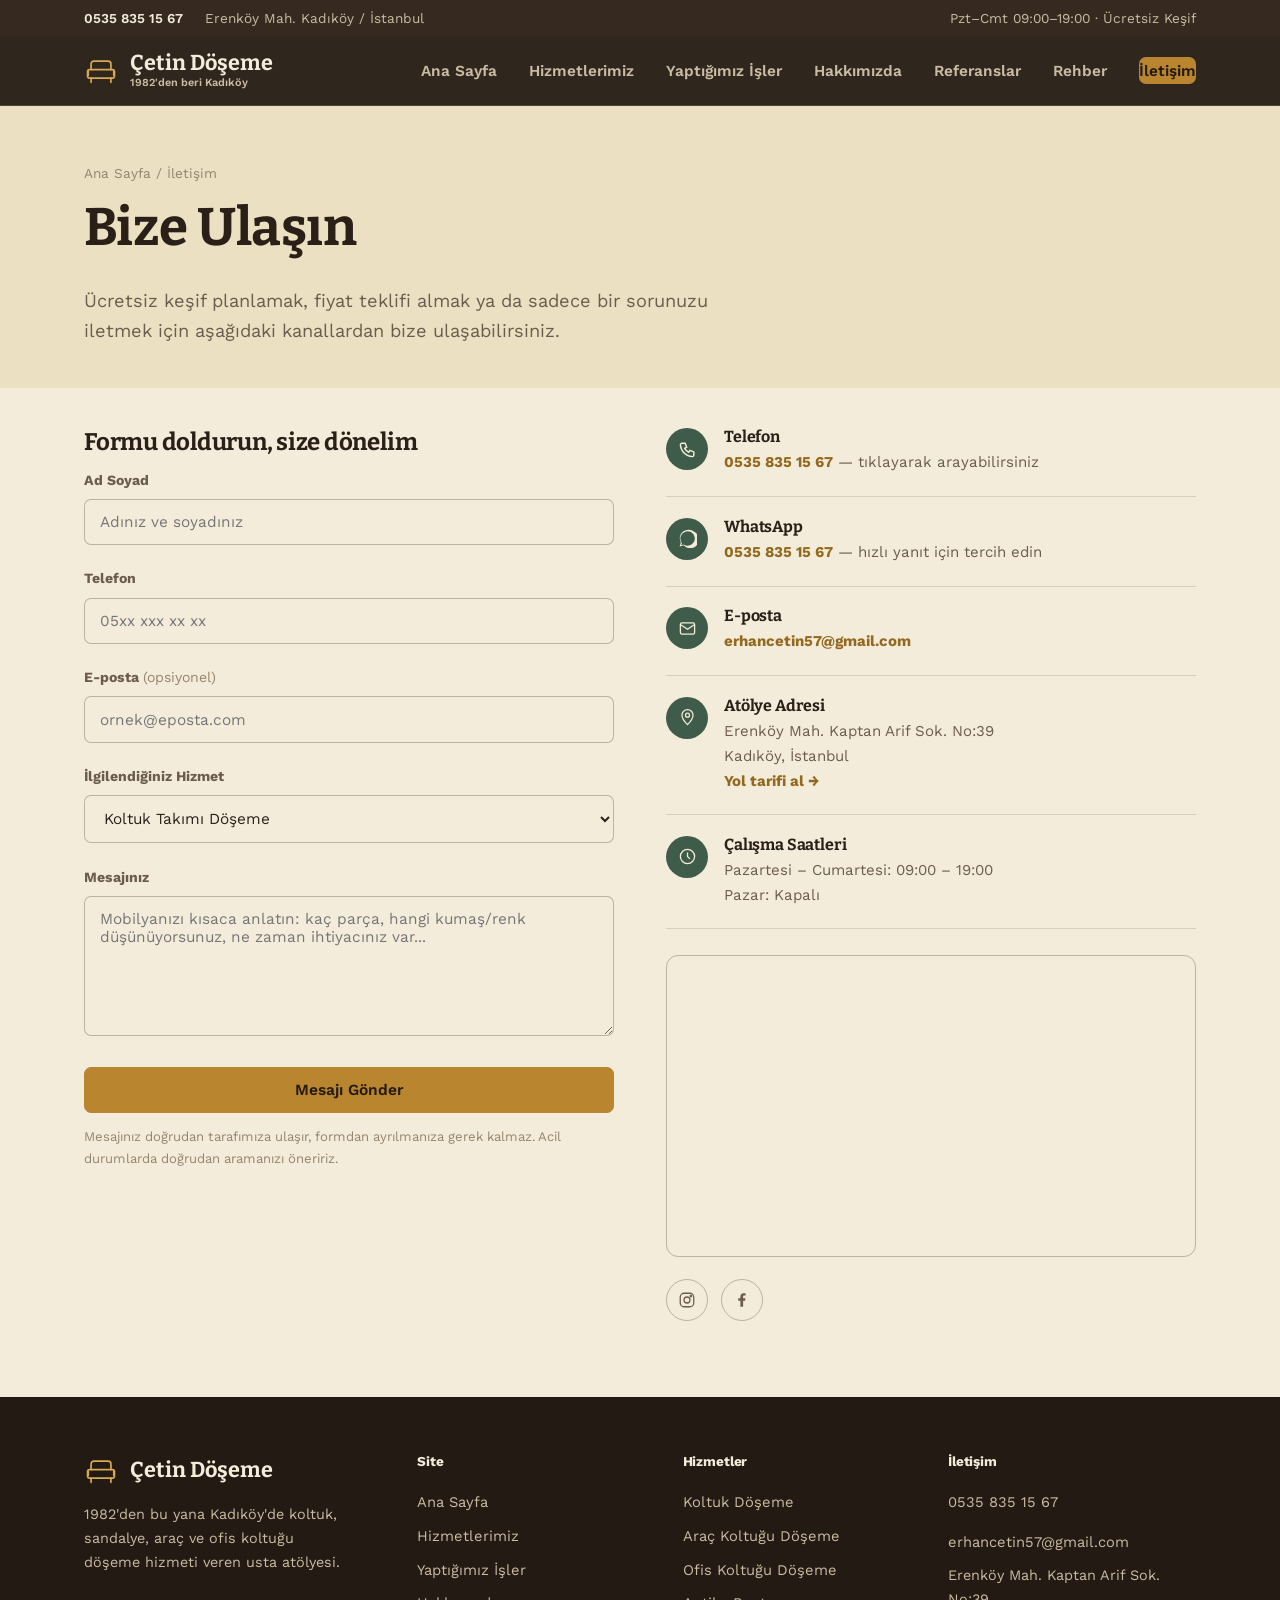
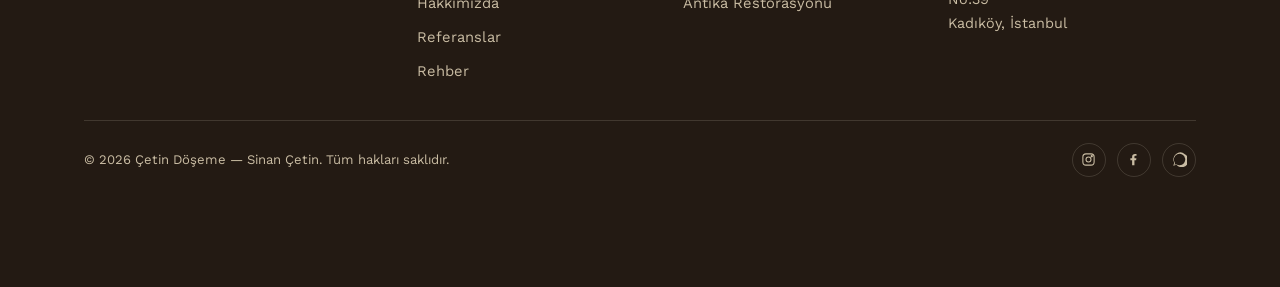
<file: iletisim.html>
<!DOCTYPE html>
<html lang="tr">
<head>
<meta charset="UTF-8">
<meta name="viewport" content="width=device-width, initial-scale=1.0">
<title>İletişim | Çetin Döşeme Kadıköy — Ücretsiz Keşif İçin Arayın</title>
<meta name="description" content="Çetin Döşeme ile iletişime geçin: 0535 835 15 67, Erenköy Mah. Kaptan Arif Sok. No:39 Kadıköy/İstanbul. Ücretsiz keşif için hemen arayın veya form doldurun.">
<link rel="canonical" href="https://www.cetindoseme.com/iletisim.html">
<meta property="og:title" content="İletişim — Çetin Döşeme">
<meta property="og:description" content="Kadıköy Erenköy'deki atölyemizle iletişime geçin, ücretsiz keşif planlayın.">
<meta property="og:type" content="website">
<meta name="robots" content="index, follow">
<link rel="icon" type="image/svg+xml" href="favicon.svg">
<link rel="stylesheet" href="style.css">
<script type="application/ld+json">
{
  "@context": "https://schema.org",
  "@type": "HomeAndConstructionBusiness",
  "name": "Çetin Döşeme",
  "telephone": "+905358351567",
  "email": "erhancetin57@gmail.com",
  "address": {
    "@type": "PostalAddress",
    "streetAddress": "Erenköy Mah. Kaptan Arif Sok. No:39",
    "addressLocality": "Kadıköy",
    "addressRegion": "İstanbul",
    "addressCountry": "TR"
  },
  "openingHoursSpecification": {
    "@type": "OpeningHoursSpecification",
    "dayOfWeek": ["Monday","Tuesday","Wednesday","Thursday","Friday","Saturday"],
    "opens": "09:00",
    "closes": "19:00"
  }
}
</script>
</head>
<body>

<div class="topbar">
  <div class="container">
    <div class="topbar-links">
      <a href="tel:+905358351567">0535 835 15 67</a>
      <span>Erenköy Mah. Kadıköy / İstanbul</span>
    </div>
    <div class="topbar-links"><span>Pzt–Cmt 09:00–19:00 · Ücretsiz Keşif</span></div>
  </div>
</div>

<header class="site-header">
  <nav class="nav">
    <a href="index.html" class="brand">
      <svg class="brand-mark" viewBox="0 0 48 48" fill="none"><path d="M10 22V14a4 4 0 0 1 4-4h20a4 4 0 0 1 4 4v8" stroke="currentColor" stroke-width="2.4" stroke-linecap="round"/><path d="M8 22h32a3 3 0 0 1 3 3v6a3 3 0 0 1-3 3H8a3 3 0 0 1-3-3v-6a3 3 0 0 1 3-3Z" stroke="currentColor" stroke-width="2.4"/><path d="M10 34v6M38 34v6" stroke="currentColor" stroke-width="2.4" stroke-linecap="round"/><path d="M6 24v6M42 24v6" stroke="currentColor" stroke-width="2.4" stroke-linecap="round"/></svg>
      <span class="brand-text">Çetin Döşeme<span class="est">1982'den beri Kadıköy</span></span>
    </a>
    <ul class="nav-links">
      <li><a href="index.html">Ana Sayfa</a></li>
      <li><a href="hizmetler.html">Hizmetlerimiz</a></li>
      <li><a href="isler.html">Yaptığımız İşler</a></li>
      <li><a href="hakkimizda.html">Hakkımızda</a></li>
      <li><a href="referanslar.html">Referanslar</a></li>
      <li><a href="blog.html">Rehber</a></li>
      <li><a href="iletisim.html" class="active nav-cta">İletişim</a></li>
    </ul>
    <button class="hamburger" aria-label="Menüyü Aç" aria-expanded="false"><span></span><span></span><span></span></button>
  </nav>
</header>
<div class="nav-overlay"></div>
<nav class="mobile-panel">
  <a href="index.html">Ana Sayfa</a>
  <a href="hizmetler.html">Hizmetlerimiz</a>
  <a href="isler.html">Yaptığımız İşler</a>
  <a href="hakkimizda.html">Hakkımızda</a>
  <a href="referanslar.html">Referanslar</a>
  <a href="blog.html">Rehber</a>
  <a href="iletisim.html" class="active">İletişim</a>
  <a href="tel:+905358351567" class="btn btn-primary">Hemen Ara: 0535 835 15 67</a>
</nav>

<section class="page-hero">
  <div class="container">
    <div class="breadcrumb"><a href="index.html">Ana Sayfa</a> / İletişim</div>
    <h1>Bize Ulaşın</h1>
    <p class="lead">Ücretsiz keşif planlamak, fiyat teklifi almak ya da sadece bir sorunuzu iletmek için aşağıdaki kanallardan bize ulaşabilirsiniz.</p>
  </div>
</section>

<section class="section" style="padding-top:40px;">
  <div class="container contact-grid">

    <!-- Form -->
    <div>
      <h2 style="font-size:1.5rem;">Formu doldurun, size dönelim</h2>
      <form id="contact-form" action="https://formspree.io/f/mjyvdqvo" method="POST" data-target-email="erhancetin57@gmail.com" novalidate>
        <div class="form-group">
          <label for="name">Ad Soyad</label>
          <input type="text" id="name" name="name" placeholder="Adınız ve soyadınız">
          <div class="form-error">Lütfen adınızı girin (en az 2 karakter).</div>
        </div>

        <div class="form-group">
          <label for="phone">Telefon</label>
          <input type="tel" id="phone" name="phone" placeholder="05xx xxx xx xx">
          <div class="form-error">Lütfen geçerli bir telefon numarası girin.</div>
        </div>

        <div class="form-group">
          <label for="email">E-posta <span style="font-weight:400; color:var(--ink-faint);">(opsiyonel)</span></label>
          <input type="email" id="email" name="email" placeholder="ornek@eposta.com">
          <div class="form-error">Lütfen geçerli bir e-posta adresi girin.</div>
        </div>

        <div class="form-group">
          <label for="service">İlgilendiğiniz Hizmet</label>
          <select id="service" name="service">
            <option value="Koltuk Takımı Döşeme">Koltuk Takımı Döşeme</option>
            <option value="Sandalye / Sehpa Döşeme">Sandalye / Sehpa Döşeme</option>
            <option value="Araç Koltuğu Döşeme">Araç Koltuğu Döşeme</option>
            <option value="Ofis Koltuğu Döşeme">Ofis Koltuğu Döşeme</option>
            <option value="Perde / Ev Tekstili">Perde / Ev Tekstili</option>
            <option value="Antika Restorasyonu">Antika Restorasyonu</option>
            <option value="Diğer / Emin Değilim">Diğer / Emin Değilim</option>
          </select>
        </div>

        <div class="form-group">
          <label for="message">Mesajınız</label>
          <textarea id="message" name="message" placeholder="Mobilyanızı kısaca anlatın: kaç parça, hangi kumaş/renk düşünüyorsunuz, ne zaman ihtiyacınız var..."></textarea>
          <div class="form-error">Mesajınız en az 10 karakter olmalı.</div>
        </div>

        <button type="submit" class="btn btn-primary btn-block">Mesajı Gönder</button>
        <p class="form-hint">Mesajınız doğrudan tarafımıza ulaşır, formdan ayrılmanıza gerek kalmaz. Acil durumlarda doğrudan aramanızı öneririz.</p>

        <div class="form-status"></div>
      </form>
    </div>

    <!-- Bilgi + Harita -->
    <div>
      <div class="contact-info-item">
        <div class="icon">
          <svg viewBox="0 0 24 24" fill="none" stroke="currentColor" stroke-width="1.8"><path d="M5 4h4l2 5-2.5 1.5a11 11 0 0 0 5 5L15 13l5 2v4a2 2 0 0 1-2 2A16 16 0 0 1 3 6a2 2 0 0 1 2-2Z"/></svg>
        </div>
        <div>
          <h4>Telefon</h4>
          <p><a class="value" href="tel:+905358351567">0535 835 15 67</a> — tıklayarak arayabilirsiniz</p>
        </div>
      </div>

      <div class="contact-info-item">
        <div class="icon">
          <svg viewBox="0 0 24 24" fill="currentColor"><path d="M20.5 3.5A11 11 0 0 0 3.6 17L2 22l5.15-1.55A11 11 0 1 0 20.5 3.5Zm-8.5 17.6a9.1 9.1 0 0 1-4.65-1.27l-.33-.2-3.06.92.93-2.99-.21-.31A9.1 9.1 0 1 1 12 21.1Z"/></svg>
        </div>
        <div>
          <h4>WhatsApp</h4>
          <p><a class="value" href="https://wa.me/905358351567" target="_blank" rel="noopener">0535 835 15 67</a> — hızlı yanıt için tercih edin</p>
        </div>
      </div>

      <div class="contact-info-item">
        <div class="icon">
          <svg viewBox="0 0 24 24" fill="none" stroke="currentColor" stroke-width="1.6"><rect x="3" y="5" width="18" height="14" rx="2"/><path d="m3 7 9 6 9-6"/></svg>
        </div>
        <div>
          <h4>E-posta</h4>
          <p><a class="value" href="mailto:erhancetin57@gmail.com">erhancetin57@gmail.com</a></p>
        </div>
      </div>

      <div class="contact-info-item">
        <div class="icon">
          <svg viewBox="0 0 24 24" fill="none" stroke="currentColor" stroke-width="1.6"><path d="M12 21s7-7.1 7-12a7 7 0 1 0-14 0c0 4.9 7 12 7 12Z"/><circle cx="12" cy="9" r="2.5"/></svg>
        </div>
        <div>
          <h4>Atölye Adresi</h4>
          <p>Erenköy Mah. Kaptan Arif Sok. No:39<br>Kadıköy, İstanbul</p>
          <p><a class="value" href="https://www.google.com/maps/dir/?api=1&destination=Erenk%C3%B6y%20Mah.%20Kaptan%20Arif%20Sok.%20No%3A39%20Kad%C4%B1k%C3%B6y%20%C4%B0stanbul" target="_blank" rel="noopener">Yol tarifi al →</a></p>
        </div>
      </div>

      <div class="contact-info-item">
        <div class="icon">
          <svg viewBox="0 0 24 24" fill="none" stroke="currentColor" stroke-width="1.6"><circle cx="12" cy="12" r="9"/><path d="M12 7v5l3 3"/></svg>
        </div>
        <div>
          <h4>Çalışma Saatleri</h4>
          <p>Pazartesi – Cumartesi: 09:00 – 19:00<br>Pazar: Kapalı</p>
        </div>
      </div>

      <div class="map-wrap">
        <iframe
          src="https://www.google.com/maps?q=Erenk%C3%B6y%20Mah.%20Kaptan%20Arif%20Sok.%20No%3A39%20Kad%C4%B1k%C3%B6y%20%C4%B0stanbul&output=embed"
          loading="lazy"
          referrerpolicy="no-referrer-when-downgrade"
          title="Çetin Döşeme konumu — Erenköy, Kadıköy, İstanbul">
        </iframe>
      </div>

      <div class="social-row">
        <a href="#" aria-label="Instagram"><svg viewBox="0 0 24 24" fill="none" stroke="currentColor" stroke-width="1.7"><rect x="3" y="3" width="18" height="18" rx="5"/><circle cx="12" cy="12" r="4"/><circle cx="17.2" cy="6.8" r="1"/></svg></a>
        <a href="#" aria-label="Facebook"><svg viewBox="0 0 24 24" fill="currentColor"><path d="M13.5 21v-8h2.7l.4-3.2h-3.1V7.7c0-.9.3-1.6 1.6-1.6h1.7V3.2C16.5 3.1 15.4 3 14.2 3c-2.6 0-4.4 1.6-4.4 4.5v2.3H7v3.2h2.8v8h3.7Z"/></svg></a>
      </div>
    </div>

  </div>
</section>

<footer class="site-footer">
  <div class="container">
    <div class="footer-grid">
      <div class="footer-brand">
        <div class="brand">
          <svg class="brand-mark" viewBox="0 0 48 48" fill="none"><path d="M10 22V14a4 4 0 0 1 4-4h20a4 4 0 0 1 4 4v8" stroke="currentColor" stroke-width="2.4" stroke-linecap="round"/><path d="M8 22h32a3 3 0 0 1 3 3v6a3 3 0 0 1-3 3H8a3 3 0 0 1-3-3v-6a3 3 0 0 1 3-3Z" stroke="currentColor" stroke-width="2.4"/><path d="M10 34v6M38 34v6" stroke="currentColor" stroke-width="2.4" stroke-linecap="round"/><path d="M6 24v6M42 24v6" stroke="currentColor" stroke-width="2.4" stroke-linecap="round"/></svg>
          Çetin Döşeme
        </div>
        <p>1982'den bu yana Kadıköy'de koltuk, sandalye, araç ve ofis koltuğu döşeme hizmeti veren usta atölyesi.</p>
      </div>
      <div class="footer-col">
        <h4>Site</h4>
        <a href="index.html">Ana Sayfa</a>
        <a href="hizmetler.html">Hizmetlerimiz</a>
        <a href="isler.html">Yaptığımız İşler</a>
        <a href="hakkimizda.html">Hakkımızda</a>
        <a href="referanslar.html">Referanslar</a>
        <a href="blog.html">Rehber</a>
      </div>
      <div class="footer-col">
        <h4>Hizmetler</h4>
        <a href="hizmetler.html#koltuk">Koltuk Döşeme</a>
        <a href="hizmetler.html#arac">Araç Koltuğu Döşeme</a>
        <a href="hizmetler.html#ofis">Ofis Koltuğu Döşeme</a>
        <a href="hizmetler.html#restorasyon">Antika Restorasyonu</a>
      </div>
      <div class="footer-col">
        <h4>İletişim</h4>
        <p><a href="tel:+905358351567">0535 835 15 67</a></p>
        <p><a href="mailto:erhancetin57@gmail.com">erhancetin57@gmail.com</a></p>
        <p>Erenköy Mah. Kaptan Arif Sok. No:39<br>Kadıköy, İstanbul</p>
      </div>
    </div>
    <div class="footer-bottom">
      <span>© 2026 Çetin Döşeme — Sinan Çetin. Tüm hakları saklıdır.</span>
      <div class="footer-social">
        <a href="#" aria-label="Instagram"><svg viewBox="0 0 24 24" fill="none" stroke="currentColor" stroke-width="1.7"><rect x="3" y="3" width="18" height="18" rx="5"/><circle cx="12" cy="12" r="4"/><circle cx="17.2" cy="6.8" r="1"/></svg></a>
        <a href="#" aria-label="Facebook"><svg viewBox="0 0 24 24" fill="currentColor"><path d="M13.5 21v-8h2.7l.4-3.2h-3.1V7.7c0-.9.3-1.6 1.6-1.6h1.7V3.2C16.5 3.1 15.4 3 14.2 3c-2.6 0-4.4 1.6-4.4 4.5v2.3H7v3.2h2.8v8h3.7Z"/></svg></a>
        <a href="https://wa.me/905358351567" aria-label="WhatsApp" target="_blank" rel="noopener"><svg viewBox="0 0 24 24" fill="currentColor"><path d="M20.5 3.5A11 11 0 0 0 3.6 17L2 22l5.15-1.55A11 11 0 1 0 20.5 3.5Zm-8.5 17.6a9.1 9.1 0 0 1-4.65-1.27l-.33-.2-3.06.92.93-2.99-.21-.31A9.1 9.1 0 1 1 12 21.1Z"/></svg></a>
      </div>
    </div>
  </div>
</footer>

<div class="mobile-cta-bar">
  <a href="tel:+905358351567" class="call"><svg viewBox="0 0 24 24" fill="none" stroke="currentColor" stroke-width="1.8"><path d="M5 4h4l2 5-2.5 1.5a11 11 0 0 0 5 5L15 13l5 2v4a2 2 0 0 1-2 2A16 16 0 0 1 3 6a2 2 0 0 1 2-2Z"/></svg>Ara</a>
  <a href="https://wa.me/905358351567" class="wa" target="_blank" rel="noopener"><svg viewBox="0 0 24 24" fill="currentColor"><path d="M20.5 3.5A11 11 0 0 0 3.6 17L2 22l5.15-1.55A11 11 0 1 0 20.5 3.5Zm-8.5 17.6a9.1 9.1 0 0 1-4.65-1.27l-.33-.2-3.06.92.93-2.99-.21-.31A9.1 9.1 0 1 1 12 21.1Z"/></svg>WhatsApp</a>
</div>

<script src="script.js"></script>
</body>
</html>
</file>
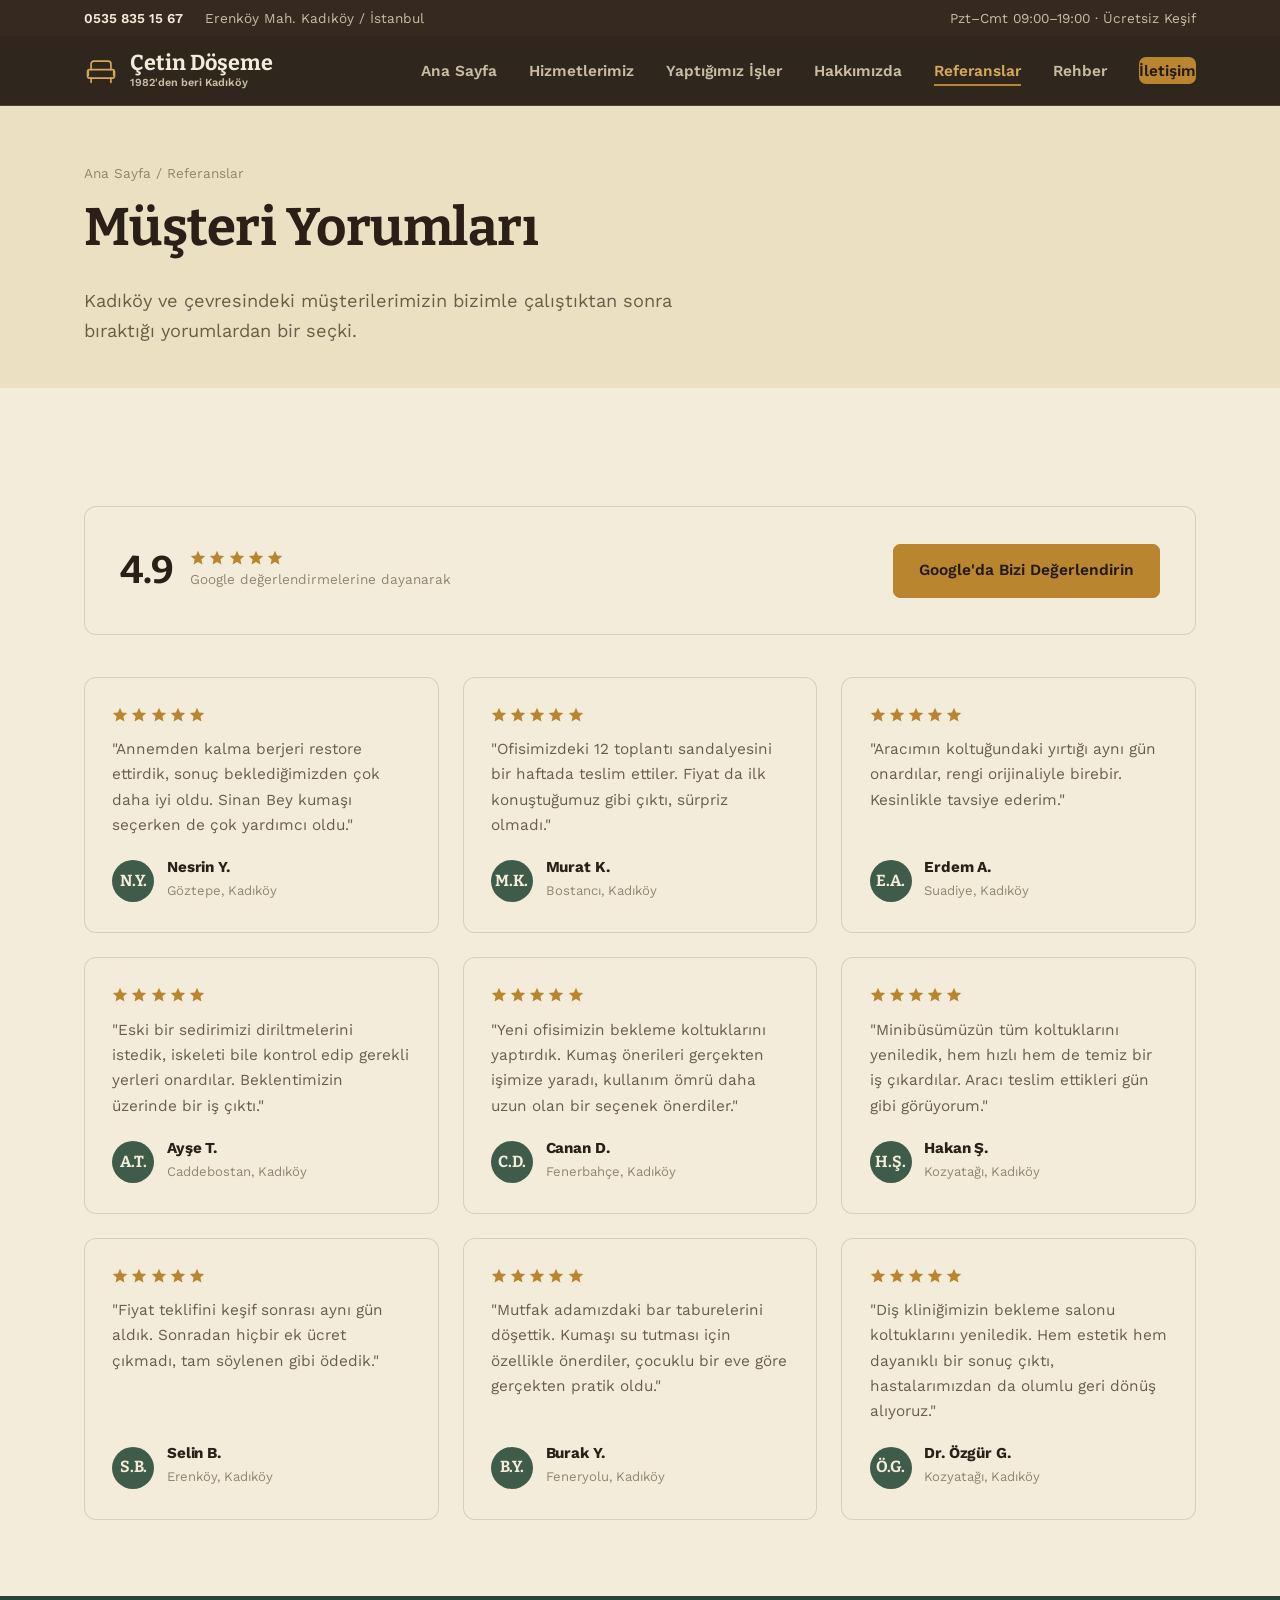
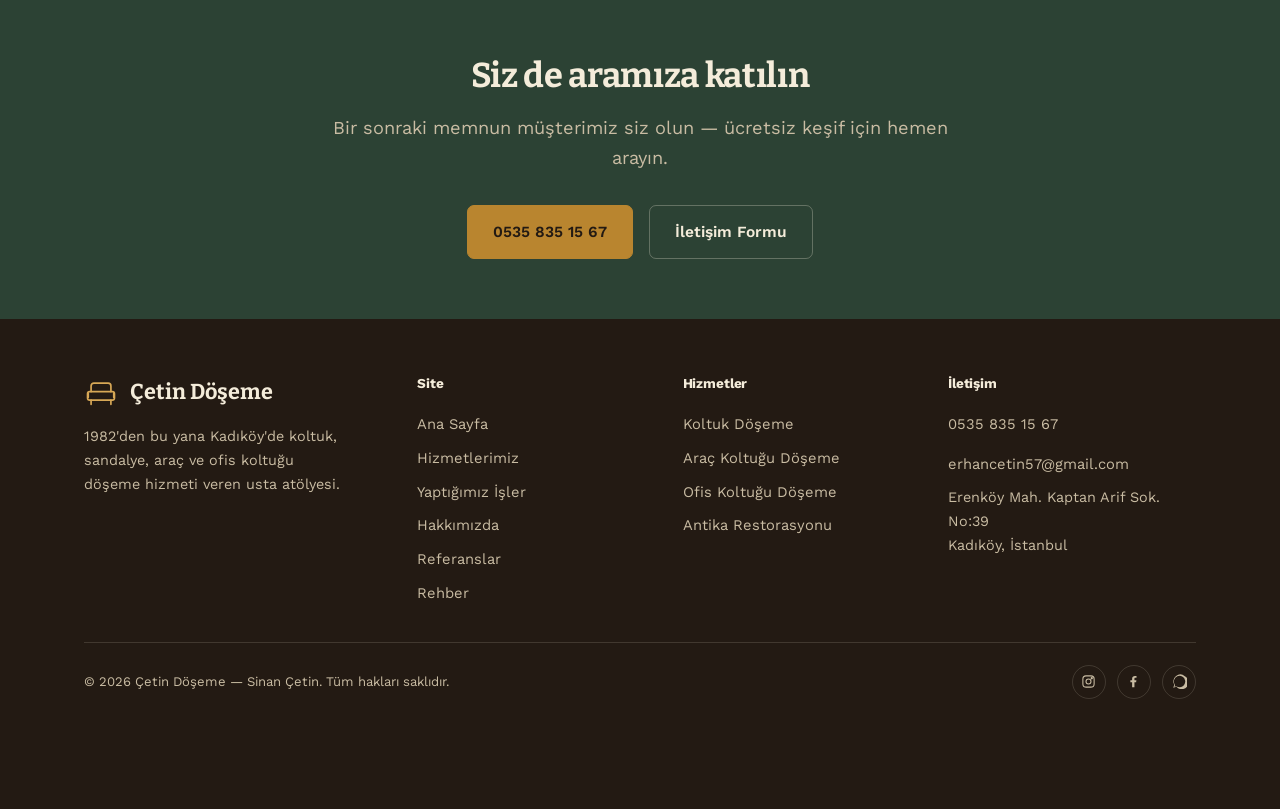
<file: referanslar.html>
<!DOCTYPE html>
<html lang="tr">
<head>
<meta charset="UTF-8">
<meta name="viewport" content="width=device-width, initial-scale=1.0">
<title>Müşteri Yorumları ve Referanslar | Çetin Döşeme Kadıköy</title>
<meta name="description" content="Çetin Döşeme'nin Kadıköy ve çevresindeki müşterilerinden gelen yorumlar ve referanslar. Koltuk, sandalye ve araç koltuğu döşemede müşteri memnuniyeti.">
<link rel="canonical" href="https://www.cetindoseme.com/referanslar.html">
<meta property="og:title" content="Müşteri Yorumları — Çetin Döşeme">
<meta property="og:description" content="Kadıköy'deki müşterilerimizin Çetin Döşeme hakkındaki yorumları.">
<meta property="og:type" content="website">
<meta name="robots" content="index, follow">
<link rel="icon" type="image/svg+xml" href="favicon.svg">
<link rel="stylesheet" href="style.css">
<script type="application/ld+json">
{
  "@context": "https://schema.org",
  "@type": "HomeAndConstructionBusiness",
  "name": "Çetin Döşeme",
  "aggregateRating": {
    "@type": "AggregateRating",
    "ratingValue": "4.9",
    "reviewCount": "9"
  }
}
</script>
</head>
<body>

<div class="topbar">
  <div class="container">
    <div class="topbar-links">
      <a href="tel:+905358351567">0535 835 15 67</a>
      <span>Erenköy Mah. Kadıköy / İstanbul</span>
    </div>
    <div class="topbar-links"><span>Pzt–Cmt 09:00–19:00 · Ücretsiz Keşif</span></div>
  </div>
</div>

<header class="site-header">
  <nav class="nav">
    <a href="index.html" class="brand">
      <svg class="brand-mark" viewBox="0 0 48 48" fill="none"><path d="M10 22V14a4 4 0 0 1 4-4h20a4 4 0 0 1 4 4v8" stroke="currentColor" stroke-width="2.4" stroke-linecap="round"/><path d="M8 22h32a3 3 0 0 1 3 3v6a3 3 0 0 1-3 3H8a3 3 0 0 1-3-3v-6a3 3 0 0 1 3-3Z" stroke="currentColor" stroke-width="2.4"/><path d="M10 34v6M38 34v6" stroke="currentColor" stroke-width="2.4" stroke-linecap="round"/><path d="M6 24v6M42 24v6" stroke="currentColor" stroke-width="2.4" stroke-linecap="round"/></svg>
      <span class="brand-text">Çetin Döşeme<span class="est">1982'den beri Kadıköy</span></span>
    </a>
    <ul class="nav-links">
      <li><a href="index.html">Ana Sayfa</a></li>
      <li><a href="hizmetler.html">Hizmetlerimiz</a></li>
      <li><a href="isler.html">Yaptığımız İşler</a></li>
      <li><a href="hakkimizda.html">Hakkımızda</a></li>
      <li><a href="referanslar.html" class="active">Referanslar</a></li>
      <li><a href="blog.html">Rehber</a></li>
      <li><a href="iletisim.html" class="nav-cta">İletişim</a></li>
    </ul>
    <button class="hamburger" aria-label="Menüyü Aç" aria-expanded="false"><span></span><span></span><span></span></button>
  </nav>
</header>
<div class="nav-overlay"></div>
<nav class="mobile-panel">
  <a href="index.html">Ana Sayfa</a>
  <a href="hizmetler.html">Hizmetlerimiz</a>
  <a href="isler.html">Yaptığımız İşler</a>
  <a href="hakkimizda.html">Hakkımızda</a>
  <a href="referanslar.html" class="active">Referanslar</a>
  <a href="blog.html">Rehber</a>
  <a href="iletisim.html">İletişim</a>
  <a href="tel:+905358351567" class="btn btn-primary">Hemen Ara: 0535 835 15 67</a>
</nav>

<section class="page-hero">
  <div class="container">
    <div class="breadcrumb"><a href="index.html">Ana Sayfa</a> / Referanslar</div>
    <h1>Müşteri Yorumları</h1>
    <p class="lead">Kadıköy ve çevresindeki müşterilerimizin bizimle çalıştıktan sonra bıraktığı yorumlardan bir seçki.</p>
  </div>
</section>

<section class="section">
  <div class="container">

    <div class="review-cta">
      <div class="score">
        <b>4.9</b>
        <div>
          <div class="stars">
            <svg viewBox="0 0 20 20" fill="currentColor"><path d="M10 1l2.6 5.9 6.4.6-4.8 4.3 1.4 6.2L10 14.9 4.4 18l1.4-6.2L1 7.5l6.4-.6L10 1z"/></svg>
            <svg viewBox="0 0 20 20" fill="currentColor"><path d="M10 1l2.6 5.9 6.4.6-4.8 4.3 1.4 6.2L10 14.9 4.4 18l1.4-6.2L1 7.5l6.4-.6L10 1z"/></svg>
            <svg viewBox="0 0 20 20" fill="currentColor"><path d="M10 1l2.6 5.9 6.4.6-4.8 4.3 1.4 6.2L10 14.9 4.4 18l1.4-6.2L1 7.5l6.4-.6L10 1z"/></svg>
            <svg viewBox="0 0 20 20" fill="currentColor"><path d="M10 1l2.6 5.9 6.4.6-4.8 4.3 1.4 6.2L10 14.9 4.4 18l1.4-6.2L1 7.5l6.4-.6L10 1z"/></svg>
            <svg viewBox="0 0 20 20" fill="currentColor"><path d="M10 1l2.6 5.9 6.4.6-4.8 4.3 1.4 6.2L10 14.9 4.4 18l1.4-6.2L1 7.5l6.4-.6L10 1z"/></svg>
          </div>
          <span style="font-size:.85rem; color:var(--ink-faint);">Google değerlendirmelerine dayanarak</span>
        </div>
      </div>
      <a href="#" target="_blank" rel="noopener" class="btn btn-primary">Google'da Bizi Değerlendirin</a>
    </div>

    <div class="testimonial-grid" style="margin-top:2.6rem;">

      <div class="testimonial-card">
        <div class="stars"><svg viewBox="0 0 20 20" fill="currentColor"><path d="M10 1l2.6 5.9 6.4.6-4.8 4.3 1.4 6.2L10 14.9 4.4 18l1.4-6.2L1 7.5l6.4-.6L10 1z"/></svg><svg viewBox="0 0 20 20" fill="currentColor"><path d="M10 1l2.6 5.9 6.4.6-4.8 4.3 1.4 6.2L10 14.9 4.4 18l1.4-6.2L1 7.5l6.4-.6L10 1z"/></svg><svg viewBox="0 0 20 20" fill="currentColor"><path d="M10 1l2.6 5.9 6.4.6-4.8 4.3 1.4 6.2L10 14.9 4.4 18l1.4-6.2L1 7.5l6.4-.6L10 1z"/></svg><svg viewBox="0 0 20 20" fill="currentColor"><path d="M10 1l2.6 5.9 6.4.6-4.8 4.3 1.4 6.2L10 14.9 4.4 18l1.4-6.2L1 7.5l6.4-.6L10 1z"/></svg><svg viewBox="0 0 20 20" fill="currentColor"><path d="M10 1l2.6 5.9 6.4.6-4.8 4.3 1.4 6.2L10 14.9 4.4 18l1.4-6.2L1 7.5l6.4-.6L10 1z"/></svg></div>
        <p>"Annemden kalma berjeri restore ettirdik, sonuç beklediğimizden çok daha iyi oldu. Sinan Bey kumaşı seçerken de çok yardımcı oldu."</p>
        <div class="testimonial-who"><div class="testimonial-avatar">N.Y.</div><div><h4>Nesrin Y.</h4><span>Göztepe, Kadıköy</span></div></div>
      </div>

      <div class="testimonial-card">
        <div class="stars"><svg viewBox="0 0 20 20" fill="currentColor"><path d="M10 1l2.6 5.9 6.4.6-4.8 4.3 1.4 6.2L10 14.9 4.4 18l1.4-6.2L1 7.5l6.4-.6L10 1z"/></svg><svg viewBox="0 0 20 20" fill="currentColor"><path d="M10 1l2.6 5.9 6.4.6-4.8 4.3 1.4 6.2L10 14.9 4.4 18l1.4-6.2L1 7.5l6.4-.6L10 1z"/></svg><svg viewBox="0 0 20 20" fill="currentColor"><path d="M10 1l2.6 5.9 6.4.6-4.8 4.3 1.4 6.2L10 14.9 4.4 18l1.4-6.2L1 7.5l6.4-.6L10 1z"/></svg><svg viewBox="0 0 20 20" fill="currentColor"><path d="M10 1l2.6 5.9 6.4.6-4.8 4.3 1.4 6.2L10 14.9 4.4 18l1.4-6.2L1 7.5l6.4-.6L10 1z"/></svg><svg viewBox="0 0 20 20" fill="currentColor"><path d="M10 1l2.6 5.9 6.4.6-4.8 4.3 1.4 6.2L10 14.9 4.4 18l1.4-6.2L1 7.5l6.4-.6L10 1z"/></svg></div>
        <p>"Ofisimizdeki 12 toplantı sandalyesini bir haftada teslim ettiler. Fiyat da ilk konuştuğumuz gibi çıktı, sürpriz olmadı."</p>
        <div class="testimonial-who"><div class="testimonial-avatar">M.K.</div><div><h4>Murat K.</h4><span>Bostancı, Kadıköy</span></div></div>
      </div>

      <div class="testimonial-card">
        <div class="stars"><svg viewBox="0 0 20 20" fill="currentColor"><path d="M10 1l2.6 5.9 6.4.6-4.8 4.3 1.4 6.2L10 14.9 4.4 18l1.4-6.2L1 7.5l6.4-.6L10 1z"/></svg><svg viewBox="0 0 20 20" fill="currentColor"><path d="M10 1l2.6 5.9 6.4.6-4.8 4.3 1.4 6.2L10 14.9 4.4 18l1.4-6.2L1 7.5l6.4-.6L10 1z"/></svg><svg viewBox="0 0 20 20" fill="currentColor"><path d="M10 1l2.6 5.9 6.4.6-4.8 4.3 1.4 6.2L10 14.9 4.4 18l1.4-6.2L1 7.5l6.4-.6L10 1z"/></svg><svg viewBox="0 0 20 20" fill="currentColor"><path d="M10 1l2.6 5.9 6.4.6-4.8 4.3 1.4 6.2L10 14.9 4.4 18l1.4-6.2L1 7.5l6.4-.6L10 1z"/></svg><svg viewBox="0 0 20 20" fill="currentColor"><path d="M10 1l2.6 5.9 6.4.6-4.8 4.3 1.4 6.2L10 14.9 4.4 18l1.4-6.2L1 7.5l6.4-.6L10 1z"/></svg></div>
        <p>"Aracımın koltuğundaki yırtığı aynı gün onardılar, rengi orijinaliyle birebir. Kesinlikle tavsiye ederim."</p>
        <div class="testimonial-who"><div class="testimonial-avatar">E.A.</div><div><h4>Erdem A.</h4><span>Suadiye, Kadıköy</span></div></div>
      </div>

      <div class="testimonial-card">
        <div class="stars"><svg viewBox="0 0 20 20" fill="currentColor"><path d="M10 1l2.6 5.9 6.4.6-4.8 4.3 1.4 6.2L10 14.9 4.4 18l1.4-6.2L1 7.5l6.4-.6L10 1z"/></svg><svg viewBox="0 0 20 20" fill="currentColor"><path d="M10 1l2.6 5.9 6.4.6-4.8 4.3 1.4 6.2L10 14.9 4.4 18l1.4-6.2L1 7.5l6.4-.6L10 1z"/></svg><svg viewBox="0 0 20 20" fill="currentColor"><path d="M10 1l2.6 5.9 6.4.6-4.8 4.3 1.4 6.2L10 14.9 4.4 18l1.4-6.2L1 7.5l6.4-.6L10 1z"/></svg><svg viewBox="0 0 20 20" fill="currentColor"><path d="M10 1l2.6 5.9 6.4.6-4.8 4.3 1.4 6.2L10 14.9 4.4 18l1.4-6.2L1 7.5l6.4-.6L10 1z"/></svg><svg viewBox="0 0 20 20" fill="currentColor"><path d="M10 1l2.6 5.9 6.4.6-4.8 4.3 1.4 6.2L10 14.9 4.4 18l1.4-6.2L1 7.5l6.4-.6L10 1z"/></svg></div>
        <p>"Eski bir sedirimizi diriltmelerini istedik, iskeleti bile kontrol edip gerekli yerleri onardılar. Beklentimizin üzerinde bir iş çıktı."</p>
        <div class="testimonial-who"><div class="testimonial-avatar">A.T.</div><div><h4>Ayşe T.</h4><span>Caddebostan, Kadıköy</span></div></div>
      </div>

      <div class="testimonial-card">
        <div class="stars"><svg viewBox="0 0 20 20" fill="currentColor"><path d="M10 1l2.6 5.9 6.4.6-4.8 4.3 1.4 6.2L10 14.9 4.4 18l1.4-6.2L1 7.5l6.4-.6L10 1z"/></svg><svg viewBox="0 0 20 20" fill="currentColor"><path d="M10 1l2.6 5.9 6.4.6-4.8 4.3 1.4 6.2L10 14.9 4.4 18l1.4-6.2L1 7.5l6.4-.6L10 1z"/></svg><svg viewBox="0 0 20 20" fill="currentColor"><path d="M10 1l2.6 5.9 6.4.6-4.8 4.3 1.4 6.2L10 14.9 4.4 18l1.4-6.2L1 7.5l6.4-.6L10 1z"/></svg><svg viewBox="0 0 20 20" fill="currentColor"><path d="M10 1l2.6 5.9 6.4.6-4.8 4.3 1.4 6.2L10 14.9 4.4 18l1.4-6.2L1 7.5l6.4-.6L10 1z"/></svg><svg viewBox="0 0 20 20" fill="currentColor"><path d="M10 1l2.6 5.9 6.4.6-4.8 4.3 1.4 6.2L10 14.9 4.4 18l1.4-6.2L1 7.5l6.4-.6L10 1z"/></svg></div>
        <p>"Yeni ofisimizin bekleme koltuklarını yaptırdık. Kumaş önerileri gerçekten işimize yaradı, kullanım ömrü daha uzun olan bir seçenek önerdiler."</p>
        <div class="testimonial-who"><div class="testimonial-avatar">C.D.</div><div><h4>Canan D.</h4><span>Fenerbahçe, Kadıköy</span></div></div>
      </div>

      <div class="testimonial-card">
        <div class="stars"><svg viewBox="0 0 20 20" fill="currentColor"><path d="M10 1l2.6 5.9 6.4.6-4.8 4.3 1.4 6.2L10 14.9 4.4 18l1.4-6.2L1 7.5l6.4-.6L10 1z"/></svg><svg viewBox="0 0 20 20" fill="currentColor"><path d="M10 1l2.6 5.9 6.4.6-4.8 4.3 1.4 6.2L10 14.9 4.4 18l1.4-6.2L1 7.5l6.4-.6L10 1z"/></svg><svg viewBox="0 0 20 20" fill="currentColor"><path d="M10 1l2.6 5.9 6.4.6-4.8 4.3 1.4 6.2L10 14.9 4.4 18l1.4-6.2L1 7.5l6.4-.6L10 1z"/></svg><svg viewBox="0 0 20 20" fill="currentColor"><path d="M10 1l2.6 5.9 6.4.6-4.8 4.3 1.4 6.2L10 14.9 4.4 18l1.4-6.2L1 7.5l6.4-.6L10 1z"/></svg><svg viewBox="0 0 20 20" fill="currentColor"><path d="M10 1l2.6 5.9 6.4.6-4.8 4.3 1.4 6.2L10 14.9 4.4 18l1.4-6.2L1 7.5l6.4-.6L10 1z"/></svg></div>
        <p>"Minibüsümüzün tüm koltuklarını yeniledik, hem hızlı hem de temiz bir iş çıkardılar. Aracı teslim ettikleri gün gibi görüyorum."</p>
        <div class="testimonial-who"><div class="testimonial-avatar">H.Ş.</div><div><h4>Hakan Ş.</h4><span>Kozyatağı, Kadıköy</span></div></div>
      </div>

      <div class="testimonial-card">
        <div class="stars"><svg viewBox="0 0 20 20" fill="currentColor"><path d="M10 1l2.6 5.9 6.4.6-4.8 4.3 1.4 6.2L10 14.9 4.4 18l1.4-6.2L1 7.5l6.4-.6L10 1z"/></svg><svg viewBox="0 0 20 20" fill="currentColor"><path d="M10 1l2.6 5.9 6.4.6-4.8 4.3 1.4 6.2L10 14.9 4.4 18l1.4-6.2L1 7.5l6.4-.6L10 1z"/></svg><svg viewBox="0 0 20 20" fill="currentColor"><path d="M10 1l2.6 5.9 6.4.6-4.8 4.3 1.4 6.2L10 14.9 4.4 18l1.4-6.2L1 7.5l6.4-.6L10 1z"/></svg><svg viewBox="0 0 20 20" fill="currentColor"><path d="M10 1l2.6 5.9 6.4.6-4.8 4.3 1.4 6.2L10 14.9 4.4 18l1.4-6.2L1 7.5l6.4-.6L10 1z"/></svg><svg viewBox="0 0 20 20" fill="currentColor"><path d="M10 1l2.6 5.9 6.4.6-4.8 4.3 1.4 6.2L10 14.9 4.4 18l1.4-6.2L1 7.5l6.4-.6L10 1z"/></svg></div>
        <p>"Fiyat teklifini keşif sonrası aynı gün aldık. Sonradan hiçbir ek ücret çıkmadı, tam söylenen gibi ödedik."</p>
        <div class="testimonial-who"><div class="testimonial-avatar">S.B.</div><div><h4>Selin B.</h4><span>Erenköy, Kadıköy</span></div></div>
      </div>

      <div class="testimonial-card">
        <div class="stars"><svg viewBox="0 0 20 20" fill="currentColor"><path d="M10 1l2.6 5.9 6.4.6-4.8 4.3 1.4 6.2L10 14.9 4.4 18l1.4-6.2L1 7.5l6.4-.6L10 1z"/></svg><svg viewBox="0 0 20 20" fill="currentColor"><path d="M10 1l2.6 5.9 6.4.6-4.8 4.3 1.4 6.2L10 14.9 4.4 18l1.4-6.2L1 7.5l6.4-.6L10 1z"/></svg><svg viewBox="0 0 20 20" fill="currentColor"><path d="M10 1l2.6 5.9 6.4.6-4.8 4.3 1.4 6.2L10 14.9 4.4 18l1.4-6.2L1 7.5l6.4-.6L10 1z"/></svg><svg viewBox="0 0 20 20" fill="currentColor"><path d="M10 1l2.6 5.9 6.4.6-4.8 4.3 1.4 6.2L10 14.9 4.4 18l1.4-6.2L1 7.5l6.4-.6L10 1z"/></svg><svg viewBox="0 0 20 20" fill="currentColor"><path d="M10 1l2.6 5.9 6.4.6-4.8 4.3 1.4 6.2L10 14.9 4.4 18l1.4-6.2L1 7.5l6.4-.6L10 1z"/></svg></div>
        <p>"Mutfak adamızdaki bar taburelerini döşettik. Kumaşı su tutması için özellikle önerdiler, çocuklu bir eve göre gerçekten pratik oldu."</p>
        <div class="testimonial-who"><div class="testimonial-avatar">B.Y.</div><div><h4>Burak Y.</h4><span>Feneryolu, Kadıköy</span></div></div>
      </div>

      <div class="testimonial-card">
        <div class="stars"><svg viewBox="0 0 20 20" fill="currentColor"><path d="M10 1l2.6 5.9 6.4.6-4.8 4.3 1.4 6.2L10 14.9 4.4 18l1.4-6.2L1 7.5l6.4-.6L10 1z"/></svg><svg viewBox="0 0 20 20" fill="currentColor"><path d="M10 1l2.6 5.9 6.4.6-4.8 4.3 1.4 6.2L10 14.9 4.4 18l1.4-6.2L1 7.5l6.4-.6L10 1z"/></svg><svg viewBox="0 0 20 20" fill="currentColor"><path d="M10 1l2.6 5.9 6.4.6-4.8 4.3 1.4 6.2L10 14.9 4.4 18l1.4-6.2L1 7.5l6.4-.6L10 1z"/></svg><svg viewBox="0 0 20 20" fill="currentColor"><path d="M10 1l2.6 5.9 6.4.6-4.8 4.3 1.4 6.2L10 14.9 4.4 18l1.4-6.2L1 7.5l6.4-.6L10 1z"/></svg><svg viewBox="0 0 20 20" fill="currentColor"><path d="M10 1l2.6 5.9 6.4.6-4.8 4.3 1.4 6.2L10 14.9 4.4 18l1.4-6.2L1 7.5l6.4-.6L10 1z"/></svg></div>
        <p>"Diş kliniğimizin bekleme salonu koltuklarını yeniledik. Hem estetik hem dayanıklı bir sonuç çıktı, hastalarımızdan da olumlu geri dönüş alıyoruz."</p>
        <div class="testimonial-who"><div class="testimonial-avatar">Ö.G.</div><div><h4>Dr. Özgür G.</h4><span>Kozyatağı, Kadıköy</span></div></div>
      </div>

    </div>
  </div>
</section>

<section class="cta-band">
  <div class="container">
    <h2>Siz de aramıza katılın</h2>
    <p class="lead">Bir sonraki memnun müşterimiz siz olun — ücretsiz keşif için hemen arayın.</p>
    <div class="hero-actions">
      <a href="tel:+905358351567" class="btn btn-primary">0535 835 15 67</a>
      <a href="iletisim.html" class="btn btn-onDark">İletişim Formu</a>
    </div>
  </div>
</section>

<footer class="site-footer">
  <div class="container">
    <div class="footer-grid">
      <div class="footer-brand">
        <div class="brand">
          <svg class="brand-mark" viewBox="0 0 48 48" fill="none"><path d="M10 22V14a4 4 0 0 1 4-4h20a4 4 0 0 1 4 4v8" stroke="currentColor" stroke-width="2.4" stroke-linecap="round"/><path d="M8 22h32a3 3 0 0 1 3 3v6a3 3 0 0 1-3 3H8a3 3 0 0 1-3-3v-6a3 3 0 0 1 3-3Z" stroke="currentColor" stroke-width="2.4"/><path d="M10 34v6M38 34v6" stroke="currentColor" stroke-width="2.4" stroke-linecap="round"/><path d="M6 24v6M42 24v6" stroke="currentColor" stroke-width="2.4" stroke-linecap="round"/></svg>
          Çetin Döşeme
        </div>
        <p>1982'den bu yana Kadıköy'de koltuk, sandalye, araç ve ofis koltuğu döşeme hizmeti veren usta atölyesi.</p>
      </div>
      <div class="footer-col">
        <h4>Site</h4>
        <a href="index.html">Ana Sayfa</a>
        <a href="hizmetler.html">Hizmetlerimiz</a>
        <a href="isler.html">Yaptığımız İşler</a>
        <a href="hakkimizda.html">Hakkımızda</a>
        <a href="referanslar.html">Referanslar</a>
        <a href="blog.html">Rehber</a>
      </div>
      <div class="footer-col">
        <h4>Hizmetler</h4>
        <a href="hizmetler.html#koltuk">Koltuk Döşeme</a>
        <a href="hizmetler.html#arac">Araç Koltuğu Döşeme</a>
        <a href="hizmetler.html#ofis">Ofis Koltuğu Döşeme</a>
        <a href="hizmetler.html#restorasyon">Antika Restorasyonu</a>
      </div>
      <div class="footer-col">
        <h4>İletişim</h4>
        <p><a href="tel:+905358351567">0535 835 15 67</a></p>
        <p><a href="mailto:erhancetin57@gmail.com">erhancetin57@gmail.com</a></p>
        <p>Erenköy Mah. Kaptan Arif Sok. No:39<br>Kadıköy, İstanbul</p>
      </div>
    </div>
    <div class="footer-bottom">
      <span>© 2026 Çetin Döşeme — Sinan Çetin. Tüm hakları saklıdır.</span>
      <div class="footer-social">
        <a href="#" aria-label="Instagram"><svg viewBox="0 0 24 24" fill="none" stroke="currentColor" stroke-width="1.7"><rect x="3" y="3" width="18" height="18" rx="5"/><circle cx="12" cy="12" r="4"/><circle cx="17.2" cy="6.8" r="1"/></svg></a>
        <a href="#" aria-label="Facebook"><svg viewBox="0 0 24 24" fill="currentColor"><path d="M13.5 21v-8h2.7l.4-3.2h-3.1V7.7c0-.9.3-1.6 1.6-1.6h1.7V3.2C16.5 3.1 15.4 3 14.2 3c-2.6 0-4.4 1.6-4.4 4.5v2.3H7v3.2h2.8v8h3.7Z"/></svg></a>
        <a href="https://wa.me/905358351567" aria-label="WhatsApp" target="_blank" rel="noopener"><svg viewBox="0 0 24 24" fill="currentColor"><path d="M20.5 3.5A11 11 0 0 0 3.6 17L2 22l5.15-1.55A11 11 0 1 0 20.5 3.5Zm-8.5 17.6a9.1 9.1 0 0 1-4.65-1.27l-.33-.2-3.06.92.93-2.99-.21-.31A9.1 9.1 0 1 1 12 21.1Z"/></svg></a>
      </div>
    </div>
  </div>
</footer>

<div class="mobile-cta-bar">
  <a href="tel:+905358351567" class="call"><svg viewBox="0 0 24 24" fill="none" stroke="currentColor" stroke-width="1.8"><path d="M5 4h4l2 5-2.5 1.5a11 11 0 0 0 5 5L15 13l5 2v4a2 2 0 0 1-2 2A16 16 0 0 1 3 6a2 2 0 0 1 2-2Z"/></svg>Ara</a>
  <a href="https://wa.me/905358351567" class="wa" target="_blank" rel="noopener"><svg viewBox="0 0 24 24" fill="currentColor"><path d="M20.5 3.5A11 11 0 0 0 3.6 17L2 22l5.15-1.55A11 11 0 1 0 20.5 3.5Zm-8.5 17.6a9.1 9.1 0 0 1-4.65-1.27l-.33-.2-3.06.92.93-2.99-.21-.31A9.1 9.1 0 1 1 12 21.1Z"/></svg>WhatsApp</a>
</div>

<script src="script.js"></script>
</body>
</html>
</file>
<file: style.css>
/* =========================================================
   Çetin Döşeme — Kurumsal Web Sitesi
   style.css — Ortak stiller
   ========================================================= */

@import url('https://fonts.googleapis.com/css2?family=Bitter:wght@500;600;700;800&family=Work+Sans:wght@400;500;600;700&display=swap');

/* ---------- Design tokens ---------- */
:root{
  --paper: #f4ecda;
  --paper-2: #ece0c3;
  --paper-3: #e4d5b2;
  --ink: #2a2018;
  --ink-dim: #6b5d4d;
  --ink-faint: #93856f;
  --brass: #b9852f;
  --brass-deep: #93691f;
  --brass-soft: #d7a856;
  --forest: #3f5c4a;
  --forest-deep: #2c4234;
  --brick: #9c4a34;
  --coffee: #231a13;
  --coffee-elev: #2c2119;
  --coffee-elev-2: #362a20;
  --cream-ink: #f4ecda;
  --cream-dim: #c9bca3;
  --line: rgba(42,32,24,0.14);
  --line-strong: rgba(42,32,24,0.28);
  --line-dark: rgba(244,236,218,0.14);
  --line-dark-strong: rgba(244,236,218,0.28);

  --serif: 'Bitter', Georgia, serif;
  --sans: 'Work Sans', -apple-system, BlinkMacSystemFont, 'Segoe UI', sans-serif;

  --maxw: 1160px;
  --radius: 12px;
  --radius-sm: 7px;
  --ease: cubic-bezier(.4,0,.2,1);
}

*,*::before,*::after{ box-sizing: border-box; }
html{ scroll-behavior: smooth; }

body{
  margin:0;
  background: var(--paper);
  color: var(--ink);
  font-family: var(--sans);
  font-size: 16px;
  line-height: 1.65;
  -webkit-font-smoothing: antialiased;
}

@media (prefers-reduced-motion: reduce){
  html{ scroll-behavior:auto; }
  *,*::before,*::after{ animation-duration: .001ms !important; transition-duration: .001ms !important; }
}

img{ max-width:100%; display:block; }
a{ color: inherit; text-decoration:none; }
ul{ margin:0; padding:0; list-style:none; }
button{ font-family: inherit; }

::selection{ background: var(--brass); color: var(--coffee); }

:focus-visible{
  outline: 2px solid var(--brass-deep);
  outline-offset: 3px;
  border-radius: 3px;
}

.container{
  max-width: var(--maxw);
  margin: 0 auto;
  padding: 0 24px;
}

h1,h2,h3,h4{
  font-family: var(--serif);
  font-weight: 700;
  line-height: 1.18;
  margin: 0 0 .5em;
  letter-spacing: -0.01em;
  color: var(--ink);
}
h1{ font-size: clamp(2.1rem, 4.4vw, 3.3rem); }
h2{ font-size: clamp(1.6rem, 3vw, 2.15rem); }
h3{ font-size: 1.28rem; }
p{ margin: 0 0 1em; }
.lead{ font-size: 1.14rem; color: var(--ink-dim); max-width: 60ch; }

/* ---------- Buttons ---------- */
.btn{
  display: inline-flex;
  align-items: center;
  gap: .55em;
  padding: .85em 1.6em;
  border-radius: var(--radius-sm);
  border: 1.5px solid var(--ink);
  background: transparent;
  color: var(--ink);
  font-weight: 600;
  font-size: .97rem;
  cursor: pointer;
  transition: background .25s var(--ease), border-color .25s var(--ease), color .25s var(--ease), transform .15s var(--ease);
}
.btn:hover{ background: var(--ink); color: var(--paper); transform: translateY(-1px); }
.btn-primary{
  background: var(--brass);
  border-color: var(--brass);
  color: #231a13;
}
.btn-primary:hover{
  background: var(--brass-deep);
  border-color: var(--brass-deep);
  color: var(--paper);
}
.btn-onDark{
  border-color: var(--line-dark-strong);
  color: var(--cream-ink);
}
.btn-onDark:hover{ background: var(--cream-ink); color: var(--coffee); }
.btn-block{ width:100%; justify-content:center; }
.btn svg{ width:18px; height:18px; flex-shrink:0; }

/* ---------- Header / Nav ---------- */
.site-header{
  position: sticky;
  top: 0;
  z-index: 100;
  background: rgba(35,26,19,0.94);
  backdrop-filter: blur(8px);
  border-bottom: 1px solid var(--line-dark);
}
.topbar{
  background: var(--coffee-elev-2);
  color: var(--cream-dim);
  font-size: .85rem;
  padding: 7px 0;
}
.topbar .container{
  display:flex;
  justify-content: space-between;
  align-items:center;
  flex-wrap: wrap;
  gap: .4rem;
}
.topbar a{ color: var(--cream-ink); font-weight:600; }
.topbar a:hover{ color: var(--brass-soft); }
.topbar-links{ display:flex; gap: 1.4rem; }

.nav{
  display:flex;
  align-items:center;
  justify-content: space-between;
  padding: 16px 24px;
  max-width: var(--maxw);
  margin: 0 auto;
}
.brand{
  font-family: var(--serif);
  font-size: 1.35rem;
  font-weight: 700;
  color: var(--cream-ink);
  display:flex;
  align-items:center;
  gap:.55em;
}
.brand-mark{ width:34px; height:34px; flex-shrink:0; color: var(--brass-soft); }
.brand .est{
  font-family: var(--sans);
  font-size: .68rem;
  font-weight: 600;
  color: var(--cream-dim);
  display:block;
  margin-top: 1px;
}
.brand-text{ display:flex; flex-direction:column; line-height:1.1; }

.nav-links{
  display:flex;
  gap: 2rem;
  align-items:center;
}
.nav-links a{
  color: var(--cream-dim);
  font-size: .96rem;
  font-weight: 600;
  position: relative;
  padding: .3em 0;
  transition: color .2s var(--ease);
}
.nav-links a:hover{ color: var(--cream-ink); }
.nav-links a::after{
  content:'';
  position:absolute;
  left:0; bottom:-2px;
  width:0; height:2px;
  background: var(--brass);
  transition: width .25s var(--ease);
}
.nav-links a:hover::after{ width:100%; }
.nav-links a.active{ color: var(--brass-soft); }
.nav-links a.active::after{ width:100%; }
.nav-cta{
  background: var(--brass);
  color: #231a13 !important;
  padding: .55em 1.2em;
  border-radius: var(--radius-sm);
}
.nav-cta::after{ display:none; }
.nav-cta:hover{ background: var(--brass-deep); color: var(--paper) !important; }

.hamburger{
  display:none;
  flex-direction:column;
  gap:5px;
  background:none;
  border:none;
  cursor:pointer;
  padding: 8px;
  z-index: 210;
}
.hamburger span{
  width: 24px;
  height: 2px;
  background: var(--cream-ink);
  transition: transform .3s var(--ease), opacity .3s var(--ease);
}
.hamburger.is-open span:nth-child(1){ transform: translateY(7px) rotate(45deg); }
.hamburger.is-open span:nth-child(2){ opacity:0; }
.hamburger.is-open span:nth-child(3){ transform: translateY(-7px) rotate(-45deg); }

.mobile-panel{
  position: fixed;
  top:0; right:0;
  height: 100vh;
  width: min(80vw, 320px);
  background: var(--coffee);
  border-left: 1px solid var(--line-dark);
  transform: translateX(100%);
  transition: transform .35s var(--ease);
  z-index: 200;
  padding: 100px 32px 32px;
  display:flex;
  flex-direction: column;
  gap: 1.5rem;
}
.mobile-panel.is-open{ transform: translateX(0); }
.mobile-panel a{
  font-family: var(--serif);
  font-size: 1.35rem;
  color: var(--cream-dim);
  font-weight:600;
}
.mobile-panel a.active{ color: var(--brass-soft); }
.mobile-panel .btn{ margin-top: .5rem; }
.nav-overlay{
  position: fixed; inset:0;
  background: rgba(10,8,6,0.55);
  z-index: 190;
  opacity:0;
  pointer-events:none;
  transition: opacity .3s var(--ease);
}
.nav-overlay.is-open{ opacity:1; pointer-events:all; }

/* ---------- Hero ---------- */
.hero{
  padding: 56px 0 68px;
  background: var(--paper);
  color: var(--ink);
  overflow: hidden;
}
.hero-grid{
  display:grid;
  grid-template-columns: 1.05fr .95fr;
  gap: 48px;
  align-items:center;
}
.hero-kicker{
  color: var(--forest-deep);
  font-weight: 700;
  font-size: .95rem;
  margin-bottom: 1em;
  display:flex;
  align-items:center;
  gap:.6em;
}
.hero-kicker::before{
  content:'';
  width: 28px; height:2px;
  background: var(--brass);
  display:inline-block;
}
.hero h1{ color: var(--ink); max-width: 15ch; }
.hero .lead{ color: var(--ink-dim); }
.hero-actions{ display:flex; gap:1rem; margin-top: 2rem; flex-wrap:wrap; }
.hero-stats{
  display:flex;
  gap: 2.4rem;
  margin-top: 2.6rem;
  padding-top: 2rem;
  border-top: 1px solid var(--line-strong);
  flex-wrap: wrap;
}
.hero-stats .stat b{
  display:block;
  font-family: var(--serif);
  font-size: 1.8rem;
  color: var(--brass-deep);
}
.hero-stats .stat span{ font-size: .86rem; color: var(--ink-faint); }
.hero-media{
  position:relative;
  align-self: stretch;
}
.hero-media img{
  width:100%; height:100%;
  object-fit: cover;
  border-radius: var(--radius);
  border: 1px solid var(--line-strong);
  box-shadow: 0 20px 45px rgba(42,32,24,0.12);
  min-height: 380px;
}

/* ---------- Sections ---------- */
.section{ padding: 76px 0; }
.section-alt{ background: var(--paper-2); }
.section-dark{ background: var(--coffee); color: var(--cream-ink); }
.section-dark h2, .section-dark h3{ color: var(--cream-ink); }
.section-dark p{ color: var(--cream-dim); }
.section-head{
  max-width: 62ch;
  margin-bottom: 3rem;
}
.section-head .tag{
  color: var(--forest);
  font-weight: 700;
  font-size: .9rem;
  margin-bottom: .6em;
  display:block;
}
.section-dark .section-head .tag{ color: var(--brass-soft); }
.section-head.center{ margin-left:auto; margin-right:auto; text-align:center; }
.section-foot-link{
  display:flex; justify-content:center; margin-top: 2.6rem;
}

/* ---------- Hizmet kartları ---------- */
.service-grid{
  display:grid;
  grid-template-columns: repeat(3, 1fr);
  gap: 24px;
}
.service-card{
  background: var(--paper);
  border: 1px solid var(--line);
  border-radius: var(--radius);
  padding: 2rem 1.8rem;
  transition: transform .25s var(--ease), border-color .25s var(--ease);
}
.service-card:hover{ transform: translateY(-4px); border-color: var(--brass); }
.service-icon{
  width: 48px; height:48px;
  border-radius: 50%;
  background: var(--forest);
  color: var(--paper);
  display:flex; align-items:center; justify-content:center;
  margin-bottom: 1.2rem;
}
.service-icon svg{ width:24px; height:24px; }
.service-card h3{ margin-bottom:.5rem; }
.service-card p{ color: var(--ink-dim); font-size: .96rem; margin-bottom: 0; }
.service-card .service-link{
  display:inline-block; margin-top: 1rem;
  font-weight:700; font-size:.9rem; color: var(--brass-deep);
}
.service-card .service-link:hover{ text-decoration: underline; }

/* Hizmetler sayfası — detaylı liste */
.service-detail{
  display:grid;
  grid-template-columns: .85fr 1.15fr;
  gap: 44px;
  align-items:center;
  padding: 44px 0;
  border-bottom: 1px solid var(--line);
}
.service-detail:last-child{ border-bottom:none; }
.service-detail.reverse .service-detail-media{ order:2; }
.service-detail-media img{
  border-radius: var(--radius);
  aspect-ratio: 4/3;
  object-fit: cover;
  border: 1px solid var(--line-strong);
}
.service-detail-body ul{ margin-top: 1rem; }
.service-detail-body li{
  padding-left: 1.6em;
  position: relative;
  margin-bottom: .55em;
  color: var(--ink-dim);
}
.service-detail-body li::before{
  content:'';
  position:absolute;
  left:0; top:.5em;
  width:8px; height:8px;
  border-radius:2px;
  background: var(--brass);
}

/* ---------- Süreç adımları ---------- */
.process-grid{
  display:grid;
  grid-template-columns: repeat(4, 1fr);
  gap: 24px;
}
.process-step{ position:relative; padding-top: 2.6rem; }
.process-step .num{
  font-family: var(--serif);
  font-size: 2.6rem;
  font-weight: 700;
  color: var(--brass);
  position: absolute;
  top:-.5rem; left:0;
  opacity:.9;
}
.process-step h3{ font-size: 1.1rem; margin-top: .4rem; }
.process-step p{ color: var(--ink-dim); font-size: .93rem; }
.section-dark .process-step p{ color: var(--cream-dim); }

/* ---------- Önce/Sonra Galeri ---------- */
.filter-tags{ display:flex; gap: .6rem; flex-wrap:wrap; margin-bottom: 2.4rem; }
.filter-tags button{
  background: transparent;
  border: 1.5px solid var(--line-strong);
  color: var(--ink-dim);
  padding: .55em 1.2em;
  border-radius: 999px;
  font-size: .87rem;
  font-weight:700;
  cursor:pointer;
  transition: all .2s var(--ease);
}
.filter-tags button:hover{ border-color: var(--brass); color: var(--ink); }
.filter-tags button.active{
  background: var(--ink);
  border-color: var(--ink);
  color: var(--paper);
}
.no-results{
  display:none;
  padding: 3rem 0;
  text-align:center;
  color: var(--ink-faint);
  font-family: var(--serif);
  font-size: 1.2rem;
}
.no-results.show{ display:block; }

.work-grid{
  display:grid;
  grid-template-columns: repeat(3, 1fr);
  gap: 26px;
}
.work-card{
  background: var(--paper);
  border: 1px solid var(--line);
  border-radius: var(--radius);
  overflow:hidden;
  transition: transform .25s var(--ease), border-color .25s var(--ease);
}
.work-card:hover{ transform: translateY(-4px); border-color: var(--line-strong); }
.work-compare{
  display:grid;
  grid-template-columns: 1fr 1fr;
}
.work-compare figure{ margin:0; position:relative; }
.work-compare img{ aspect-ratio: 3/4; object-fit:cover; cursor: zoom-in; }
.work-compare figcaption{
  position:absolute; bottom:8px; left:8px;
  background: rgba(35,26,19,0.82);
  color: var(--cream-ink);
  font-size: .72rem;
  font-weight:700;
  padding: .3em .7em;
  border-radius: 999px;
}
.work-single img{ aspect-ratio: 4/3; object-fit:cover; width:100%; cursor: zoom-in; }
.work-body{ padding: 1.3rem 1.4rem 1.5rem; }
.work-tag{ color: var(--forest); font-weight:700; font-size:.82rem; }
.work-card h3{ font-size: 1.05rem; margin: .3rem 0 .3rem; }
.work-card p{ color: var(--ink-dim); font-size: .9rem; margin:0; }

/* ---------- Müşteri yorumları ---------- */
.testimonial-grid{
  display:grid;
  grid-template-columns: repeat(3, 1fr);
  gap: 24px;
}
.testimonial-card{
  background: var(--paper);
  border: 1px solid var(--line);
  border-radius: var(--radius);
  padding: 1.8rem 1.7rem;
  display:flex;
  flex-direction:column;
  gap: .9rem;
}
.section-dark .testimonial-card{
  background: var(--coffee-elev);
  border-color: var(--line-dark);
}
.stars{ display:flex; gap:.2em; color: var(--brass); }
.stars svg{ width:16px; height:16px; }
.testimonial-card p{ color: var(--ink-dim); font-size: .96rem; margin:0; flex:1; }
.section-dark .testimonial-card p{ color: var(--cream-dim); }
.testimonial-who{ display:flex; align-items:center; gap:.8em; margin-top:.4rem; }
.testimonial-avatar{
  width: 42px; height:42px; border-radius:50%;
  background: var(--forest);
  color: var(--paper);
  display:flex; align-items:center; justify-content:center;
  font-family: var(--serif); font-weight:700; font-size:1rem;
  flex-shrink:0;
}
.testimonial-who h4{ margin:0; font-size:.95rem; font-family: var(--sans); font-weight:700; }
.testimonial-who span{ font-size:.82rem; color: var(--ink-faint); }
.section-dark .testimonial-who span{ color: var(--cream-dim); }

.review-cta{
  display:flex;
  align-items:center;
  justify-content: space-between;
  gap: 1.5rem;
  flex-wrap:wrap;
  background: var(--paper);
  border: 1px solid var(--line);
  border-radius: var(--radius);
  padding: 2rem 2.2rem;
  margin-top: 2.6rem;
}
.review-cta .score{ display:flex; align-items:center; gap:1rem; }
.review-cta .score b{ font-family: var(--serif); font-size: 2.4rem; }

/* ---------- Zaman çizelgesi ---------- */
.timeline{ position:relative; padding-left: 32px; margin-top: 1rem; }
.timeline::before{
  content:'';
  position:absolute;
  left: 5px; top: 6px; bottom: 6px;
  width: 1px;
  background: var(--line-strong);
}
.section-dark .timeline::before{ background: var(--line-dark-strong); }
.timeline-item{ position:relative; padding-bottom: 2.4rem; }
.timeline-item:last-child{ padding-bottom:0; }
.timeline-item::before{
  content:'';
  position:absolute;
  left: -32px; top: 5px;
  width: 11px; height:11px;
  border-radius:50%;
  background: var(--paper);
  border: 2px solid var(--brass);
}
.section-dark .timeline-item::before{ background: var(--coffee); }
.timeline-date{ font-weight:700; color: var(--brass-deep); font-size:.88rem; margin-bottom:.3rem; }
.section-dark .timeline-date{ color: var(--brass-soft); }
.timeline-item h4{ margin: 0 0 .3rem; font-size: 1.1rem; font-family: var(--serif); }
.timeline-item p{ color: var(--ink-dim); font-size:.94rem; max-width: 60ch; }
.section-dark .timeline-item p{ color: var(--cream-dim); }

/* ---------- Değerler / neden biz ---------- */
.value-grid{
  display:grid;
  grid-template-columns: repeat(2, 1fr);
  gap: 28px 40px;
}
.value-item{ display:flex; gap: 1.1rem; }
.value-icon{
  width: 44px; height:44px; flex-shrink:0;
  border-radius:50%;
  border: 1.5px solid var(--brass);
  color: var(--brass-deep);
  display:flex; align-items:center; justify-content:center;
}
.value-icon svg{ width:20px; height:20px; }
.value-item h4{ margin: 0 0 .35rem; font-size:1.05rem; }
.value-item p{ color: var(--ink-dim); font-size: .93rem; margin:0; }

/* ---------- Ekip / atölye ---------- */
.about-hero{
  display:grid;
  grid-template-columns: .85fr 1.15fr;
  gap: 52px;
  align-items:center;
}
.about-portrait img{
  border-radius: var(--radius);
  aspect-ratio: 3/4;
  object-fit:cover;
  border: 1px solid var(--line-strong);
}

/* ---------- SSS Akordeon ---------- */
.faq-list{ max-width: 78ch; }
.faq-item{
  border-bottom: 1px solid var(--line);
}
.faq-question{
  width:100%;
  display:flex;
  justify-content: space-between;
  align-items:center;
  gap: 1rem;
  background:none;
  border:none;
  text-align:left;
  padding: 1.4rem 0;
  font-family: var(--serif);
  font-weight: 700;
  font-size: 1.05rem;
  color: var(--ink);
  cursor:pointer;
}
.faq-question .plus{
  flex-shrink:0;
  width: 26px; height:26px;
  border-radius:50%;
  border: 1.5px solid var(--ink);
  display:flex; align-items:center; justify-content:center;
  position:relative;
  transition: transform .3s var(--ease), background .3s var(--ease);
}
.faq-question .plus::before,
.faq-question .plus::after{
  content:'';
  position:absolute;
  background: var(--ink);
}
.faq-question .plus::before{ width:11px; height:2px; }
.faq-question .plus::after{ width:2px; height:11px; }
.faq-item.is-open .faq-question .plus{ transform: rotate(45deg); background: var(--brass); border-color: var(--brass); }
.faq-item.is-open .faq-question .plus::before,
.faq-item.is-open .faq-question .plus::after{ background: var(--coffee); }
.faq-answer{
  max-height: 0;
  overflow:hidden;
  transition: max-height .35s var(--ease);
}
.faq-answer p{ color: var(--ink-dim); padding-bottom: 1.5rem; margin:0; max-width: 68ch; }
.faq-item.is-open .faq-answer{ max-height: 300px; }

/* ---------- Blog ---------- */
.post-grid{
  display:grid;
  grid-template-columns: repeat(3, 1fr);
  gap: 26px;
}
.post-card{
  background: var(--paper);
  border: 1px solid var(--line);
  border-radius: var(--radius);
  overflow:hidden;
  display:flex; flex-direction:column;
  transition: transform .25s var(--ease), border-color .25s var(--ease);
}
.post-card:hover{ transform: translateY(-4px); border-color: var(--line-strong); }
.post-thumb{ aspect-ratio: 16/10; overflow:hidden; }
.post-thumb img{ width:100%; height:100%; object-fit:cover; transition: transform .5s var(--ease); }
.post-card:hover .post-thumb img{ transform: scale(1.05); }
.post-body{ padding: 1.4rem 1.5rem 1.6rem; display:flex; flex-direction:column; gap:.5rem; flex:1; }
.post-meta{ font-size:.82rem; color: var(--ink-faint); font-weight:600; }
.post-card h3{ font-size: 1.1rem; margin: .1em 0 .2em; }
.post-card p{ color: var(--ink-dim); font-size: .92rem; margin:0; }
.post-card .read-more{ margin-top:auto; padding-top:.7rem; color: var(--brass-deep); font-weight:700; font-size:.9rem; }

.article-body{ max-width: 68ch; margin: 0 auto; }
.article-body h2{ margin-top: 1.6em; }
.article-body p{ font-size: 1.04rem; }
.article-body blockquote{
  margin: 2em 0;
  padding: .2em 0 .2em 1.4em;
  border-left: 3px solid var(--brass);
  font-family: var(--serif);
  font-size: 1.2rem;
  color: var(--ink-dim);
}
.article-cover{
  border-radius: var(--radius);
  overflow:hidden;
  margin: 2rem 0;
  border: 1px solid var(--line);
}
.article-cover img{ width:100%; aspect-ratio: 21/9; object-fit:cover; }
.article-meta-top{ font-size:.88rem; color: var(--ink-faint); font-weight:600; display:flex; gap:.9em; margin-bottom:1rem; }

/* ---------- Lightbox ---------- */
.lightbox{
  position: fixed; inset:0;
  background: rgba(20,15,10,0.92);
  display:flex; align-items:center; justify-content:center;
  z-index: 1000;
  opacity:0; pointer-events:none;
  transition: opacity .3s var(--ease);
  padding: 5vh 5vw;
}
.lightbox.is-open{ opacity:1; pointer-events:all; }
.lightbox img{
  max-width: 100%; max-height: 88vh;
  border-radius: 6px;
  box-shadow: 0 30px 80px rgba(0,0,0,0.5);
  transform: scale(.96);
  transition: transform .3s var(--ease);
}
.lightbox.is-open img{ transform: scale(1); }
.lightbox-close{
  position: absolute; top: 26px; right: 28px;
  width: 44px; height:44px; border-radius:50%;
  border: 1px solid var(--line-dark-strong);
  background: rgba(255,255,255,0.06);
  color: var(--cream-ink);
  font-size: 1.4rem; line-height:1;
  cursor:pointer;
  display:flex; align-items:center; justify-content:center;
  transition: all .2s var(--ease);
}
.lightbox-close:hover{ border-color: var(--brass); color: var(--brass-soft); }
.lightbox-caption{
  position:absolute; bottom: 28px; left:50%; transform: translateX(-50%);
  color: var(--cream-dim); font-size:.9rem;
}

/* ---------- CTA bandı ---------- */
.cta-band{
  background: var(--forest-deep);
  color: var(--cream-ink);
  padding: 60px 0;
  text-align:center;
}
.cta-band h2{ color: var(--cream-ink); }
.cta-band .lead{ color: var(--cream-dim); margin-left:auto; margin-right:auto; }
.cta-band .hero-actions{ justify-content:center; margin-top:2rem; }

/* ---------- İletişim ---------- */
.contact-grid{
  display:grid;
  grid-template-columns: 1fr 1fr;
  gap: 52px;
  align-items:start;
}
.form-group{ margin-bottom: 1.4rem; }
.form-group label{
  display:block; font-size:.88rem; font-weight:700; color: var(--ink-dim); margin-bottom:.5em;
}
.form-group input, .form-group textarea, .form-group select{
  width:100%;
  padding: .85em 1em;
  background: var(--paper);
  border: 1.5px solid var(--line-strong);
  border-radius: var(--radius-sm);
  color: var(--ink);
  font-family: var(--sans);
  font-size: .96rem;
  transition: border-color .2s var(--ease);
}
.form-group input:focus, .form-group textarea:focus, .form-group select:focus{ border-color: var(--brass); }
.form-group textarea{ resize: vertical; min-height: 140px; }
.form-error{ font-size:.8rem; color: var(--brick); margin-top:.35em; display:none; }
.form-group.has-error input, .form-group.has-error textarea{ border-color: var(--brick); }
.form-group.has-error .form-error{ display:block; }
.form-status{
  margin-top: 1rem; padding: 1em 1.2em; border-radius: var(--radius-sm);
  background: rgba(63,92,74,0.12); border: 1px solid var(--forest); color: var(--forest-deep);
  font-size:.92rem; display:none;
}
.form-status.show{ display:block; }
.form-hint{ font-size:.82rem; color: var(--ink-faint); margin-top: .8rem; }

.contact-info-item{
  display:flex; gap: 1rem; align-items:flex-start;
  padding: 1.3rem 0; border-bottom: 1px solid var(--line);
}
.contact-info-item:first-child{ padding-top:0; }
.contact-info-item .icon{
  width:42px; height:42px; border-radius:50%;
  background: var(--forest); color: var(--paper);
  display:flex; align-items:center; justify-content:center; flex-shrink:0;
}
.contact-info-item .icon svg{ width:19px; height:19px; }
.contact-info-item h4{ margin:0 0 .2em; font-size:1rem; }
.contact-info-item p{ margin:0; color: var(--ink-dim); font-size:.94rem; }
.contact-info-item a.value{ font-weight:700; color: var(--brass-deep); }
.contact-info-item a.value:hover{ text-decoration: underline; }

.map-wrap{
  border-radius: var(--radius);
  overflow:hidden;
  border: 1px solid var(--line-strong);
  margin-top: 1.6rem;
}
.map-wrap iframe{ width:100%; height: 300px; border:0; display:block; }

.social-row{ display:flex; gap: .8rem; margin-top: 1.4rem; }
.social-row a{
  width: 42px; height: 42px; border-radius:50%;
  border: 1.5px solid var(--line-strong);
  display:flex; align-items:center; justify-content:center;
  color: var(--ink-dim);
  transition: all .2s var(--ease);
}
.social-row a:hover{ border-color: var(--brass); color: var(--brass-deep); transform: translateY(-2px); }
.social-row svg{ width:18px; height:18px; }

/* ---------- Floating mobil çağrı çubuğu ---------- */
.mobile-cta-bar{
  display:none;
  position: fixed;
  bottom:0; left:0; right:0;
  z-index: 150;
  background: var(--coffee);
  border-top: 1px solid var(--line-dark);
  padding: 10px 14px;
  gap: 10px;
}
.mobile-cta-bar a{
  flex:1;
  display:flex; align-items:center; justify-content:center; gap:.5em;
  padding: .85em; border-radius: var(--radius-sm);
  font-weight:700; font-size:.92rem;
}
.mobile-cta-bar .call{ background: var(--brass); color:#231a13; }
.mobile-cta-bar .wa{ background: var(--forest); color: var(--paper); }
.mobile-cta-bar svg{ width:18px; height:18px; }

/* ---------- Footer ---------- */
.site-footer{
  background: var(--coffee);
  color: var(--cream-dim);
  padding: 56px 0 110px;
}
.footer-grid{
  display:grid;
  grid-template-columns: 1.3fr 1fr 1fr 1.1fr;
  gap: 40px;
  padding-bottom: 32px;
  border-bottom: 1px solid var(--line-dark);
}
.footer-brand .brand{ margin-bottom: .9rem; }
.footer-brand p{ font-size:.9rem; max-width: 30ch; }
.footer-col h4{ font-family: var(--sans); font-size:.85rem; color: var(--cream-ink); margin-bottom: 1rem; text-transform:none; }
.footer-col a{ display:block; color: var(--cream-dim); font-size:.92rem; padding:.32em 0; transition: color .2s var(--ease); }
.footer-col a:hover{ color: var(--brass-soft); }
.footer-col p{ font-size:.9rem; margin:0 0 .4em; }
.footer-bottom{
  display:flex; justify-content: space-between; align-items:center;
  padding-top: 22px; font-size:.82rem; flex-wrap:wrap; gap:1rem;
}
.footer-social{ display:flex; gap:.7rem; }
.footer-social a{
  width:34px; height:34px; border-radius:50%;
  border: 1px solid var(--line-dark);
  display:flex; align-items:center; justify-content:center; color: var(--cream-dim);
}
.footer-social a:hover{ border-color: var(--brass); color: var(--brass-soft); }
.footer-social svg{ width:15px; height:15px; }

.page-hero{ padding: 56px 0 24px; background: var(--paper-2); }
.page-hero .breadcrumb{ font-size:.85rem; color: var(--ink-faint); margin-bottom: .8rem; }
.page-hero .breadcrumb a:hover{ color: var(--brass-deep); }

/* ---------- Responsive ---------- */
@media (max-width: 980px){
  .hero-grid{ grid-template-columns: 1fr; }
  .hero-media{ order:-1; }
  .hero-media img{ min-height: 260px; border-radius: var(--radius); }
  .about-hero{ grid-template-columns: 1fr; }
  .about-portrait{ max-width: 320px; }
  .service-grid{ grid-template-columns: repeat(2,1fr); }
  .process-grid{ grid-template-columns: repeat(2,1fr); gap: 32px 24px; }
  .work-grid{ grid-template-columns: repeat(2,1fr); }
  .testimonial-grid{ grid-template-columns: repeat(2,1fr); }
  .value-grid{ grid-template-columns: 1fr; }
  .contact-grid{ grid-template-columns: 1fr; }
  .footer-grid{ grid-template-columns: 1fr 1fr; }
  .service-detail{ grid-template-columns: 1fr; }
  .service-detail.reverse .service-detail-media{ order:0; }
}

@media (max-width: 760px){
  .nav-links{ display:none; }
  .hamburger{ display:flex; }
  .topbar-links{ gap: 1rem; }
  .service-grid{ grid-template-columns: 1fr; }
  .work-grid{ grid-template-columns: 1fr; }
  .testimonial-grid{ grid-template-columns: 1fr; }
  .footer-grid{ grid-template-columns: 1fr; gap: 28px; }
  .footer-bottom{ flex-direction:column; align-items:flex-start; }
  .review-cta{ flex-direction:column; align-items:flex-start; }
  .section{ padding: 52px 0; }
  .mobile-cta-bar{ display:flex; }
  body{ padding-bottom: 0; }
  .hero-stats{ gap: 1.6rem; }
}

@media (max-width: 480px){
  .container{ padding: 0 18px; }
  .process-grid{ grid-template-columns: 1fr; }
  h1{ max-width: none !important; }
}
</file>
